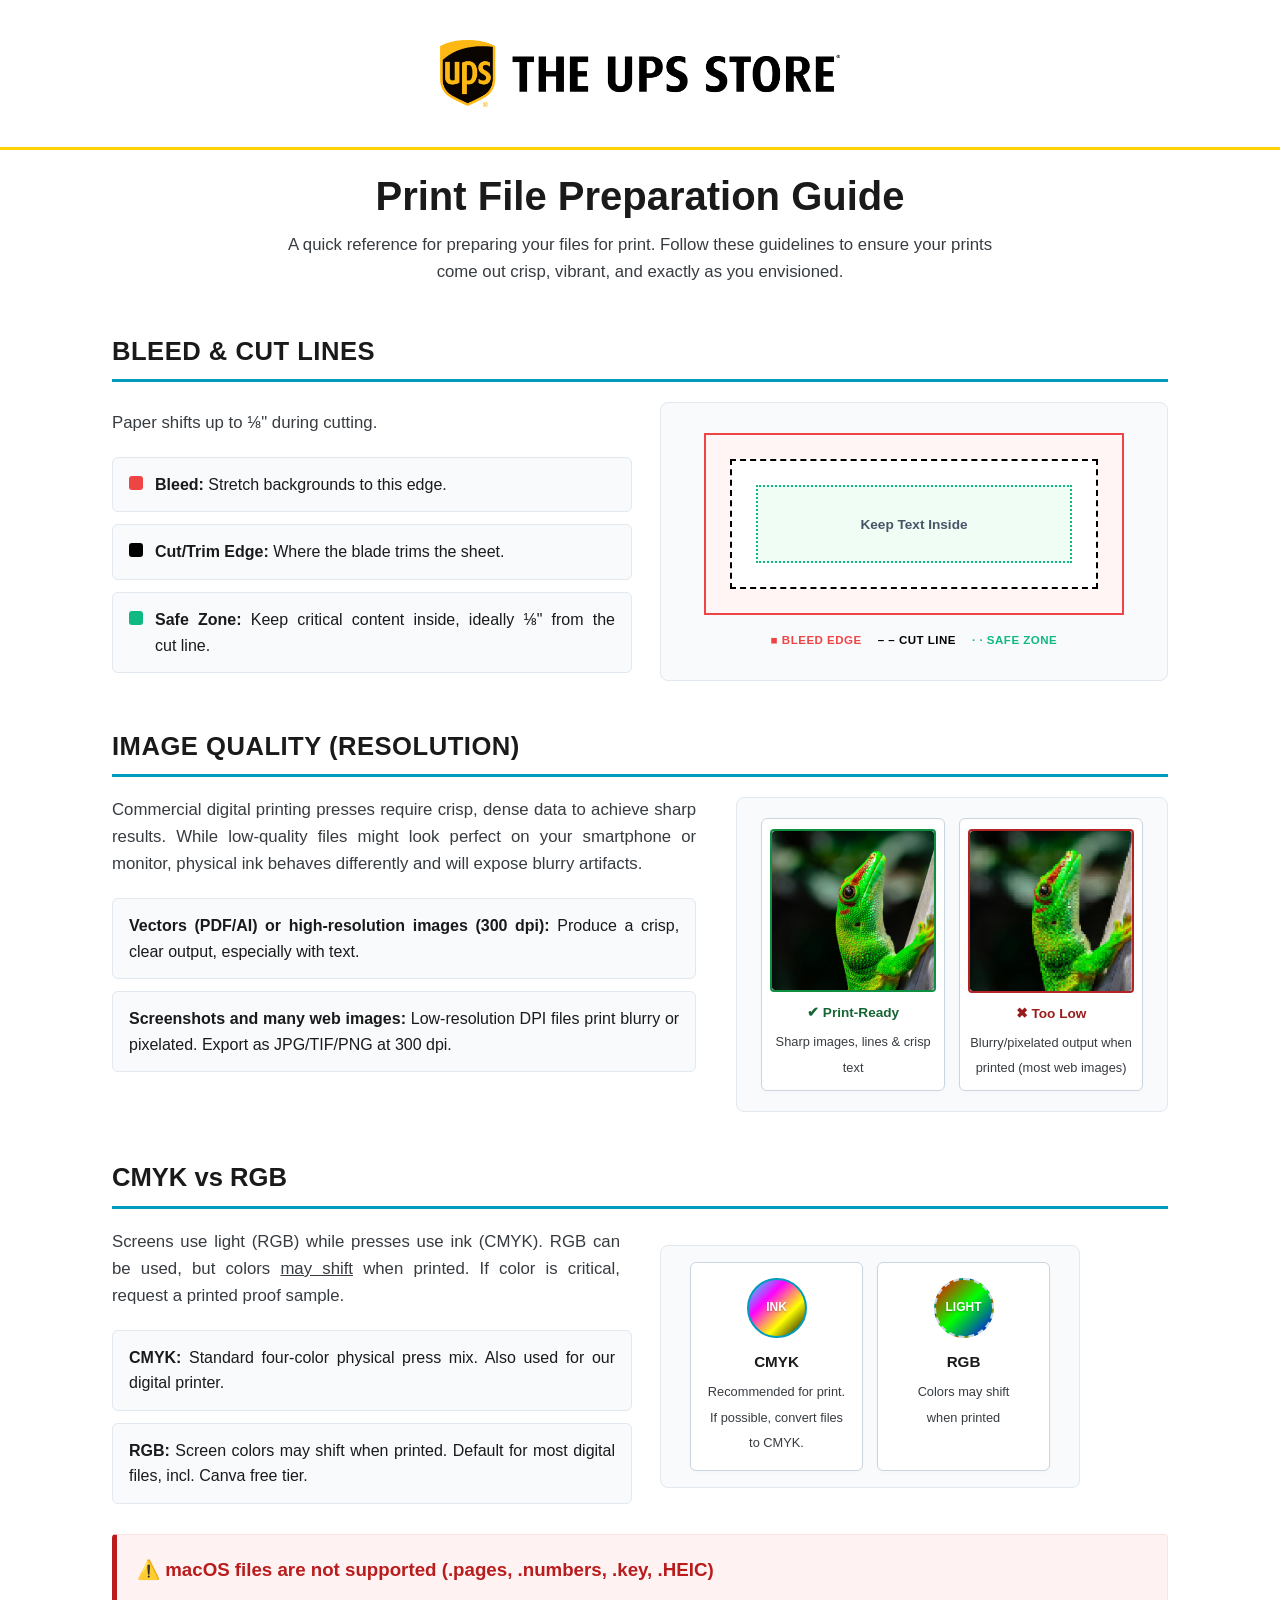
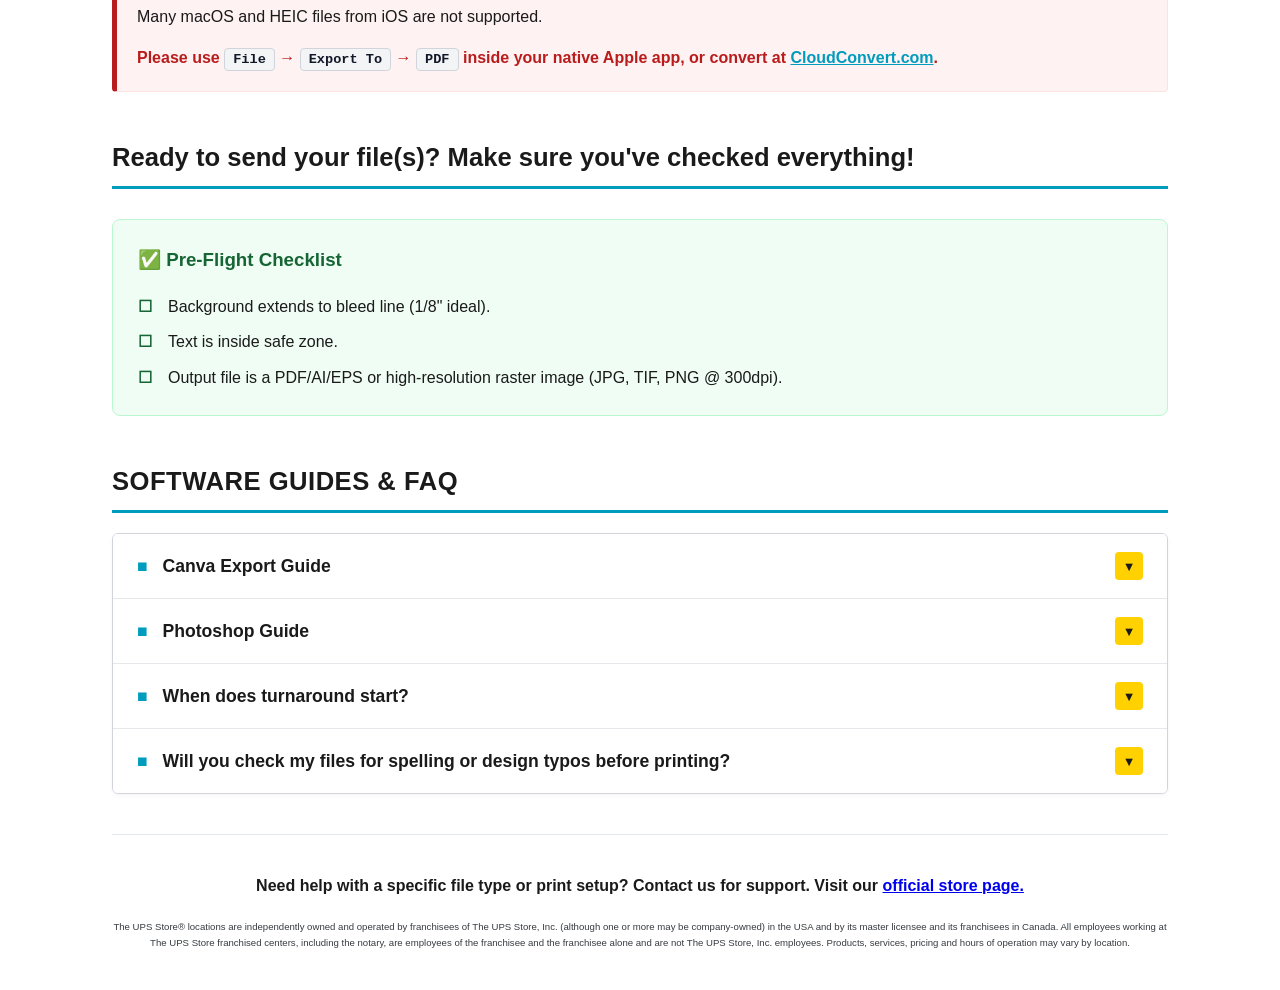
<file: index.html>
<!DOCTYPE html>
<html lang="en">
<head>
    <meta charset="UTF-8">
    <meta name="viewport" content="width=device-width, initial-scale=1.0">
    <title>Print File Preparation Guide — The UPS Store</title>
    <link rel="stylesheet" href="style.css">
    <style>
    /* Overrides: widen boxed list items and slightly larger text on wider screens */
    @media (min-width: 900px) {
        .ups-legend-item,
        .ups-q-item,
        .ups-c-item {
            min-width: 520px;
            font-size: 1rem;
        }
        .ups-legend-item > span:last-child,
        .ups-q-item > span,
        .ups-c-item > span {
            flex: 1 1 auto;
        }
    }
    </style>
</head>
<body>

    <header class="ups-header">
        <img src="src/logo.png" alt="The UPS Store logo" class="ups-logo">
    </header>

    <main class="ups-page-container">
        <h1 class="ups-title">Print File Preparation Guide</h1>
        <p class="ups-intro">A quick reference for preparing your files for print. Follow these guidelines to ensure your prints<br> come out crisp, vibrant, and exactly as you envisioned.</p>

        <!-- 1. BLEED -->
        <h2 class="ups-section-title">Bleed &amp; Cut Lines</h2>
        <div class="ups-grid-split">
            <div class="ups-text-column">
                <p class="ups-text-p">Paper shifts up to &frac18;&quot; during cutting.</p>
                <ul class="ups-legend-list">
                    <li class="ups-legend-item">
                        <span class="ups-color-indicator ups-ind-bleed" aria-hidden="true"></span>
                        <span><strong>Bleed:</strong> Stretch backgrounds to this edge.</span>
                    </li>
                    <li class="ups-legend-item">
                        <span class="ups-color-indicator ups-ind-cut" aria-hidden="true"></span>
                        <span><strong>Cut/Trim Edge:</strong> Where the blade trims the sheet.</span>
                    </li>
                    <li class="ups-legend-item">
                        <span class="ups-color-indicator ups-ind-safe" aria-hidden="true"></span>
                        <span><strong>Safe Zone:</strong> Keep critical content inside, ideally &frac18;&quot; from the cut&nbsp;line.</span>
                    </li>
                </ul>
            </div>
            <div class="ups-graphic-column">
                <div class="ups-bleed-zone" aria-hidden="true">
                    <div class="ups-cut-zone">
                        <div class="ups-safe-zone">
                            <span class="ups-inner-text">Keep Text Inside</span>
                        </div>
                    </div>
                </div>
                <div class="ups-zone-legend" aria-hidden="true">
                    <span class="ups-micro-tag ups-tag-red">&#9632; Bleed Edge</span>
                    <span class="ups-micro-tag ups-tag-black">&ndash; &ndash; Cut Line</span>
                    <span class="ups-micro-tag ups-tag-green">&middot; &middot; Safe Zone</span>
                </div>
            </div>
        </div>

        <!-- 2. IMAGE QUALITY -->
        <h2 class="ups-section-title">Image Quality (Resolution)</h2>
        <div class="ups-grid-split ups-grid-split--quality">
            <div class="ups-text-column">
                <p class="ups-text-p">Commercial digital printing presses require crisp, dense data to achieve sharp results. While low-quality files might look perfect on your smartphone or monitor, physical ink behaves differently and will expose blurry artifacts.</p>
                <ul class="ups-q-list">
                    <li class="ups-q-item">
                        <strong>Vectors (PDF/AI) or high-resolution images (300 dpi):</strong> Produce a crisp, clear output, especially with text.
                    </li>
                    <li class="ups-q-item">
                        <strong>Screenshots and many web images:</strong> Low-resolution DPI files print blurry or pixelated. Export as JPG/TIF/PNG at 300 dpi.
                    </li>
                </ul>
            </div>
            <div class="ups-q-graph-col">
                <div class="ups-compare-wrapper ups-compare-wrapper--gecko">
                    <div class="ups-card">
                        <div class="ups-card-graphic ups-g-sharp">
                            <img src="src/gecko_high.jpg" alt="Sharp, print-ready image example" class="ups-card-img">
                        </div>
                        <span class="ups-card-status ups-status-pass">&#10004; Print-Ready</span>
                        <span class="ups-card-desc">Sharp images, lines &amp; crisp text</span>
                    </div>
                    <div class="ups-card">
                        <div class="ups-card-graphic ups-g-pixelated">
                            <img src="src/gecko_low_res.jpg" alt="Blurry, low-resolution image example" class="ups-card-img">
                        </div>
                        <span class="ups-card-status ups-status-fail">&#10006; Too Low</span>
                        <span class="ups-card-desc">Blurry/pixelated output when printed (most web images)</span>
                    </div>
                </div>
            </div>
        </div>

        <!-- 3. COLOR -->
        <h2 class="ups-section-title ups-tit_no_caps">CMYK vs RGB</h2>
        <div class="ups-grid-split">
            <div class="ups-text-column">
                <p class="ups-text-p">Screens use light (RGB) while presses use ink (CMYK). RGB can be used, but colors <u>may shift</u> when printed. If color is critical, request a printed proof sample.</p>
                <ul class="ups-c-list">
                    <li class="ups-c-item">
                        <strong>CMYK:</strong> Standard four-color physical press mix. Also used for our digital printer.
                    </li>
                    <li class="ups-c-item">
                        <strong>RGB:</strong> Screen colors may shift when printed. Default for most digital files, incl. Canva free tier.
                    </li>
                </ul>
            </div>
            <div class="ups-c-graph-col">
                <div class="ups-compare-wrapper">
                    <div class="ups-c-card">
                        <div class="ups-swatch ups-swatch-cmyk" aria-hidden="true">INK</div>
                        <span class="ups-c-card-title">CMYK</span>
                        <span class="ups-c-card-desc">Recommended for print.<br>If possible, convert files to CMYK.</span>
                    </div>
                    <div class="ups-c-card">
                        <div class="ups-swatch ups-swatch-rgb" aria-hidden="true">LIGHT</div>
                        <span class="ups-c-card-title">RGB</span>
                        <span class="ups-c-card-desc">Colors may shift<br>when printed</span>
                    </div>
                </div>
            </div>
        </div>

        <!-- APPLE WARNING -->
        <div class="ups-warning-box" role="note">
            <h3><span aria-hidden="true">&#9888;&#65039;</span> macOS files are not supported (.pages, .numbers, .key, .HEIC)</h3>
            <p>Many macOS and HEIC files from iOS are not supported.</p>
            <p class="ups-warning-note">Please use <span class="ups-ui-badge">File</span> &rarr; <span class="ups-ui-badge">Export To</span> &rarr; <span class="ups-ui-badge">PDF</span> inside your native Apple app, or convert at <a href="https://cloudconvert.com" target="_blank" rel="noopener noreferrer">CloudConvert.com</a>.</p>
        </div>


        <h2 class="ups-section-title ups-tit_no_caps">Ready to send your file(s)? Make sure you've checked everything!</h2>
        <!-- CHECKLIST -->
        <div class="ups-checklist-box">
            <h3><span aria-hidden="true">&#x2705;</span> Pre-Flight Checklist</h3>
            <ul class="ups-checklist-list">
                <li class="ups-checklist-item">
                    <span class="ups-check-icon" aria-hidden="true">&#9744;</span>
                    Background extends to bleed line (1/8&quot; ideal).
                </li>
                <li class="ups-checklist-item">
                    <span class="ups-check-icon" aria-hidden="true">&#9744;</span>
                    Text is inside safe zone.
                </li>
                <li class="ups-checklist-item">
                    <span class="ups-check-icon" aria-hidden="true">&#9744;</span>
                    Output file is a PDF/AI/EPS or high-resolution raster image (JPG, TIF, PNG @ 300dpi).
                </li>
            </ul>
        </div>

        <!-- ACCORDIONS / FAQ -->
        <h2 class="ups-section-title">Software Guides &amp; FAQ</h2>
        <div class="ups-ac">

            <div class="ups-ai">
                <button type="button" class="ups-at" id="accordion-btn-canva" aria-expanded="false" aria-controls="accordion-panel-canva">
                    <span><span class="ups-ib" aria-hidden="true">&#9632;</span> Canva Export Guide</span>
                    <span class="arrow-box" aria-hidden="true">&#9660;</span>
                </button>
                <div class="ups-ax" id="accordion-panel-canva" role="region" aria-labelledby="accordion-btn-canva" hidden>
                    <ol>
                        <li>Go to <span class="ups-bg">File</span> &rarr; <span class="ups-bg">View settings</span> &rarr; Check <strong>Bleed</strong>.</li>
                        <li>Click <span class="ups-bg">Share</span> &rarr; <span class="ups-bg">Download</span>.</li>
                        <li>Set to <strong>PDF Print</strong> and check <strong>Crop marks and bleed</strong>.</li>
                    </ol>
                </div>
            </div>

            <div class="ups-ai">
                <button type="button" class="ups-at" id="accordion-btn-photoshop" aria-expanded="false" aria-controls="accordion-panel-photoshop">
                    <span><span class="ups-ib" aria-hidden="true">&#9632;</span> Photoshop Guide</span>
                    <span class="arrow-box" aria-hidden="true">&#9660;</span>
                </button>
                <div class="ups-ax" id="accordion-panel-photoshop" role="region" aria-labelledby="accordion-btn-photoshop" hidden>
                    <ol>
                        <li><strong>Setup:</strong> Add <span class="ups-bg">0.25 inches total</span> to canvas width and height for bleed (e.g. 3.5&quot;&times;2&quot; card becomes <strong>3.75&quot;&times;2.25&quot;</strong>).</li>
                        <li><strong>DPI:</strong> Set resolution field to <strong>300 Pixels/Inch</strong>.</li>
                        <li><strong>Color:</strong> Change dropdown from RGB Color to <strong>CMYK Color / 8-bit</strong>.</li>
                        <li><strong>Exporting:</strong> Go to <span class="ups-bg">File</span> &rarr; <span class="ups-bg">Save a Copy&hellip;</span></li>
                        <li><strong>Format:</strong> Select <strong>&quot;Photoshop PDF&quot;</strong> from the drop-down menu.</li>
                        <li><strong>Preset:</strong> Choose <strong>&quot;[Press Quality]&quot;</strong> from the top menu, and click Save PDF.</li>
                    </ol>
                </div>
            </div>

            <div class="ups-ai">
                <button type="button" class="ups-at" id="accordion-btn-turnaround" aria-expanded="false" aria-controls="accordion-panel-turnaround">
                    <span><span class="ups-ib" aria-hidden="true">&#9632;</span> When does turnaround start?</span>
                    <span class="arrow-box" aria-hidden="true">&#9660;</span>
                </button>
                <div class="ups-ax" id="accordion-panel-turnaround" role="region" aria-labelledby="accordion-btn-turnaround" hidden>
                    <p>Production begins only after your print-ready file and payment are confirmed. Once your order is completed, we will contact you via email or specified method. 
                        If you are needing your order by a specific date, please allow extra time for production. We cannot guarantee turnaround times for orders that are submitted late or during peak periods. Rush orders are 
                        requests that are needed sooner than our <b>standard turnaround time (2-4hr)</b>. Rush orders are not guaranteed and are subject to availability, and <u>may</u> incur additional fees. 
                    </p>
                </div>
            </div>

            <div class="ups-ai">
                <button type="button" class="ups-at" id="accordion-btn-proofread" aria-expanded="false" aria-controls="accordion-panel-proofread">
                    <span><span class="ups-ib" aria-hidden="true">&#9632;</span> Will you check my files for spelling or design typos before printing?</span>
                    <span class="arrow-box" aria-hidden="true">&#9660;</span>
                </button>
                <div class="ups-ax" id="accordion-panel-proofread" role="region" aria-labelledby="accordion-btn-proofread" hidden>
                    <p>No. Our prepress review checks exclusively for technical mechanical constraints (resolution density, bleed extensions, and file formats). We do not proofread text, catch spelling errors, or review design aesthetics. Please triple-check your copy completely before uploading your artwork!</p>
                </div>
            </div>

        </div>

        <footer class="ups-footer" role="contentinfo">
            <div>
            <h4>Need help with a specific file type or print setup? Contact us for support. Visit our <a href="https://locations.theupsstore.com/nc/wilmington/310-n-front-st" target="_blank" rel="noopener noreferrer">official store page.</a></h4>
            <p>The UPS Store® locations are independently owned and operated by franchisees of The UPS Store, Inc. (although one or more may be company-owned) in the USA and by its master licensee and its franchisees in Canada. 
                All employees working at The UPS Store franchised centers, including the notary, are employees of the franchisee and the franchisee alone and are not The UPS Store, Inc. employees. Products, services, pricing and hours of operation may vary by location.</p>
        </footer>
    </main>

    <script>
    (function () {
        var transitionDuration = 600;

        function setPanelState(item, isOpen) {
            var btn = item.querySelector('.ups-at');
            var panel = item.querySelector('.ups-ax');
            item.classList.toggle('active', isOpen);
            btn.setAttribute('aria-expanded', isOpen ? 'true' : 'false');

            if (isOpen) {
                panel.hidden = false;
            } else {
                window.setTimeout(function () {
                    if (!item.classList.contains('active')) {
                        panel.hidden = true;
                    }
                }, transitionDuration);
            }
        }

        function toggleAccordion(btn) {
            var currentItem = btn.closest('.ups-ai');
            var isOpening = !currentItem.classList.contains('active');

            document.querySelectorAll('.ups-ai').forEach(function (item) {
                setPanelState(item, item === currentItem && isOpening);
            });
        }

        document.querySelectorAll('.ups-at').forEach(function (btn) {
            btn.addEventListener('click', function () {
                toggleAccordion(btn);
            });
            btn.addEventListener('keydown', function (e) {
                if (e.key === 'Enter' || e.key === ' ') {
                    e.preventDefault();
                    toggleAccordion(btn);
                }
            });
        });
    })();
    </script>
</body>
</html>
</file>
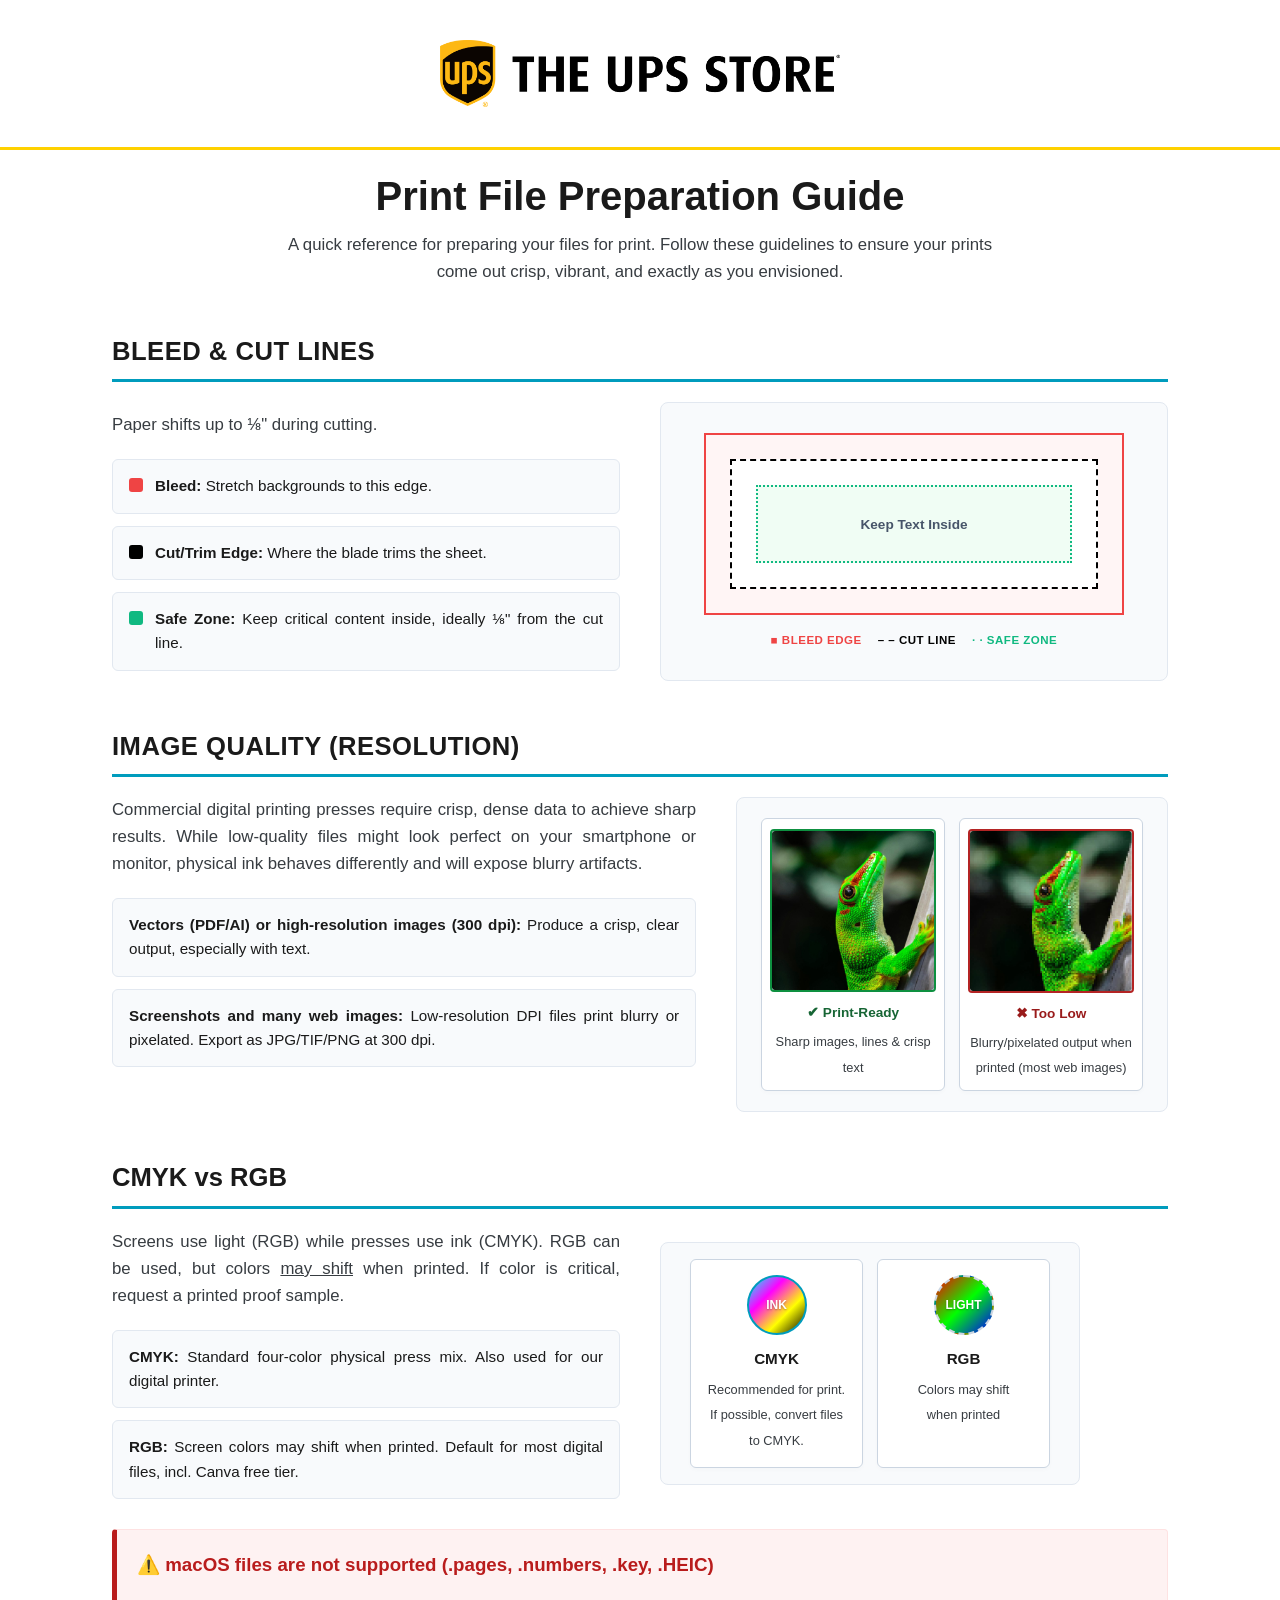
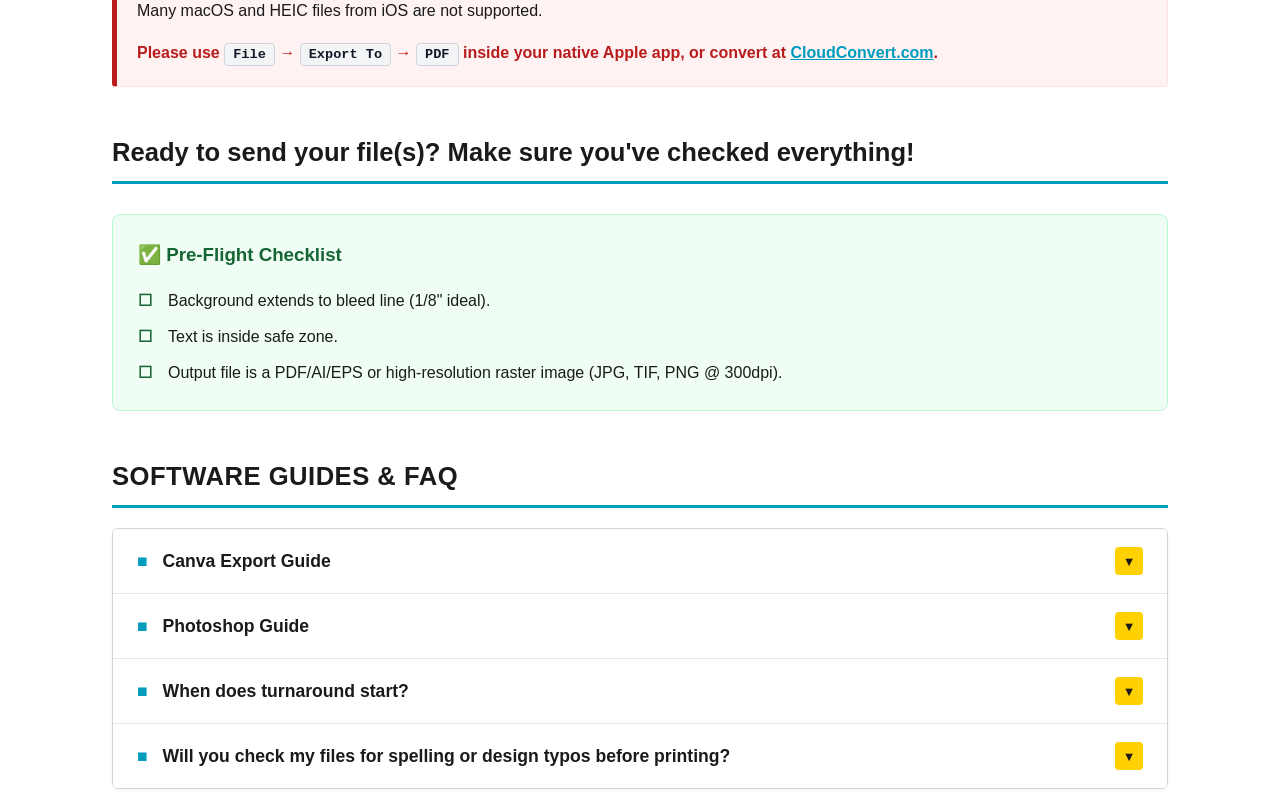
<file: print_FAQ.html>
<!DOCTYPE html>
<html lang="en">
<head>
    <meta charset="UTF-8">
    <meta name="viewport" content="width=device-width, initial-scale=1.0">
    <title>Print File Preparation Guide — The UPS Store</title>
    <link rel="stylesheet" href="style.css">
</head>
<body>

    <header class="ups-header">
        <img src="src/logo.png" alt="The UPS Store logo" class="ups-logo">
    </header>

    <main class="ups-page-container">
        <h1 class="ups-title">Print File Preparation Guide</h1>
        <p class="ups-intro">A quick reference for preparing your files for print. Follow these guidelines to ensure your prints<br> come out crisp, vibrant, and exactly as you envisioned.</p>

        <!-- 1. BLEED -->
        <h2 class="ups-section-title">Bleed &amp; Cut Lines</h2>
        <div class="ups-grid-split">
            <div class="ups-text-column">
                <p class="ups-text-p">Paper shifts up to &frac18;&quot; during cutting.</p>
                <ul class="ups-legend-list">
                    <li class="ups-legend-item">
                        <span class="ups-color-indicator ups-ind-bleed" aria-hidden="true"></span>
                        <span><strong>Bleed:</strong> Stretch backgrounds to this edge.</span>
                    </li>
                    <li class="ups-legend-item">
                        <span class="ups-color-indicator ups-ind-cut" aria-hidden="true"></span>
                        <span><strong>Cut/Trim Edge:</strong> Where the blade trims the sheet.</span>
                    </li>
                    <li class="ups-legend-item">
                        <span class="ups-color-indicator ups-ind-safe" aria-hidden="true"></span>
                        <span><strong>Safe Zone:</strong> Keep critical content inside, ideally &frac18;&quot; from the cut line.</span>
                    </li>
                </ul>
            </div>
            <div class="ups-graphic-column">
                <div class="ups-bleed-zone" aria-hidden="true">
                    <div class="ups-cut-zone">
                        <div class="ups-safe-zone">
                            <span class="ups-inner-text">Keep Text Inside</span>
                        </div>
                    </div>
                </div>
                <div class="ups-zone-legend" aria-hidden="true">
                    <span class="ups-micro-tag ups-tag-red">&#9632; Bleed Edge</span>
                    <span class="ups-micro-tag ups-tag-black">&ndash; &ndash; Cut Line</span>
                    <span class="ups-micro-tag ups-tag-green">&middot; &middot; Safe Zone</span>
                </div>
            </div>
        </div>

        <!-- 2. IMAGE QUALITY -->
        <h2 class="ups-section-title">Image Quality (Resolution)</h2>
        <div class="ups-grid-split ups-grid-split--quality">
            <div class="ups-text-column">
                <p class="ups-text-p">Commercial digital printing presses require crisp, dense data to achieve sharp results. While low-quality files might look perfect on your smartphone or monitor, physical ink behaves differently and will expose blurry artifacts.</p>
                <ul class="ups-q-list">
                    <li class="ups-q-item">
                        <strong>Vectors (PDF/AI) or high-resolution images (300 dpi):</strong> Produce a crisp, clear output, especially with text.
                    </li>
                    <li class="ups-q-item">
                        <strong>Screenshots and many web images:</strong> Low-resolution DPI files print blurry or pixelated. Export as JPG/TIF/PNG at 300 dpi.
                    </li>
                </ul>
            </div>
            <div class="ups-q-graph-col">
                <div class="ups-compare-wrapper ups-compare-wrapper--gecko">
                    <div class="ups-card">
                        <div class="ups-card-graphic ups-g-sharp">
                            <img src="src/gecko_high.jpg" alt="Sharp, print-ready image example" class="ups-card-img">
                        </div>
                        <span class="ups-card-status ups-status-pass">&#10004; Print-Ready</span>
                        <span class="ups-card-desc">Sharp images, lines &amp; crisp text</span>
                    </div>
                    <div class="ups-card">
                        <div class="ups-card-graphic ups-g-pixelated">
                            <img src="src/gecko_low_res.jpg" alt="Blurry, low-resolution image example" class="ups-card-img">
                        </div>
                        <span class="ups-card-status ups-status-fail">&#10006; Too Low</span>
                        <span class="ups-card-desc">Blurry/pixelated output when printed (most web images)</span>
                    </div>
                </div>
            </div>
        </div>

        <!-- 3. COLOR -->
        <h2 class="ups-section-title ups-tit_no_caps">CMYK vs RGB</h2>
        <div class="ups-grid-split">
            <div class="ups-text-column">
                <p class="ups-text-p">Screens use light (RGB) while presses use ink (CMYK). RGB can be used, but colors <u>may shift</u> when printed. If color is critical, request a printed proof sample.</p>
                <ul class="ups-c-list">
                    <li class="ups-c-item">
                        <strong>CMYK:</strong> Standard four-color physical press mix. Also used for our digital printer.
                    </li>
                    <li class="ups-c-item">
                        <strong>RGB:</strong> Screen colors may shift when printed. Default for most digital files, incl. Canva free tier.
                    </li>
                </ul>
            </div>
            <div class="ups-c-graph-col">
                <div class="ups-compare-wrapper">
                    <div class="ups-c-card">
                        <div class="ups-swatch ups-swatch-cmyk" aria-hidden="true">INK</div>
                        <span class="ups-c-card-title">CMYK</span>
                        <span class="ups-c-card-desc">Recommended for print.<br>If possible, convert files to CMYK.</span>
                    </div>
                    <div class="ups-c-card">
                        <div class="ups-swatch ups-swatch-rgb" aria-hidden="true">LIGHT</div>
                        <span class="ups-c-card-title">RGB</span>
                        <span class="ups-c-card-desc">Colors may shift<br>when printed</span>
                    </div>
                </div>
            </div>
        </div>

        <!-- APPLE WARNING -->
        <div class="ups-warning-box" role="note">
            <h3><span aria-hidden="true">&#9888;&#65039;</span> macOS files are not supported (.pages, .numbers, .key, .HEIC)</h3>
            <p>Many macOS and HEIC files from iOS are not supported.</p>
            <p class="ups-warning-note">Please use <span class="ups-ui-badge">File</span> &rarr; <span class="ups-ui-badge">Export To</span> &rarr; <span class="ups-ui-badge">PDF</span> inside your native Apple app, or convert at <a href="https://cloudconvert.com" target="_blank" rel="noopener noreferrer">CloudConvert.com</a>.</p>
        </div>


        <h2 class="ups-section-title ups-tit_no_caps">Ready to send your file(s)? Make sure you've checked everything!</h2>
        <!-- CHECKLIST -->
        <div class="ups-checklist-box">
            <h3><span aria-hidden="true">&#x2705;</span> Pre-Flight Checklist</h3>
            <ul class="ups-checklist-list">
                <li class="ups-checklist-item">
                    <span class="ups-check-icon" aria-hidden="true">&#9744;</span>
                    Background extends to bleed line (1/8&quot; ideal).
                </li>
                <li class="ups-checklist-item">
                    <span class="ups-check-icon" aria-hidden="true">&#9744;</span>
                    Text is inside safe zone.
                </li>
                <li class="ups-checklist-item">
                    <span class="ups-check-icon" aria-hidden="true">&#9744;</span>
                    Output file is a PDF/AI/EPS or high-resolution raster image (JPG, TIF, PNG @ 300dpi).
                </li>
            </ul>
        </div>

        <!-- ACCORDIONS / FAQ -->
        <h2 class="ups-section-title">Software Guides &amp; FAQ</h2>
        <div class="ups-ac">

            <div class="ups-ai">
                <button type="button" class="ups-at" id="accordion-btn-canva" aria-expanded="false" aria-controls="accordion-panel-canva">
                    <span><span class="ups-ib" aria-hidden="true">&#9632;</span> Canva Export Guide</span>
                    <span class="arrow-box" aria-hidden="true">&#9660;</span>
                </button>
                <div class="ups-ax" id="accordion-panel-canva" role="region" aria-labelledby="accordion-btn-canva" hidden>
                    <ol>
                        <li>Go to <span class="ups-bg">File</span> &rarr; <span class="ups-bg">View settings</span> &rarr; Check <strong>Bleed</strong>.</li>
                        <li>Click <span class="ups-bg">Share</span> &rarr; <span class="ups-bg">Download</span>.</li>
                        <li>Set to <strong>PDF Print</strong> and check <strong>Crop marks and bleed</strong>.</li>
                    </ol>
                </div>
            </div>

            <div class="ups-ai">
                <button type="button" class="ups-at" id="accordion-btn-photoshop" aria-expanded="false" aria-controls="accordion-panel-photoshop">
                    <span><span class="ups-ib" aria-hidden="true">&#9632;</span> Photoshop Guide</span>
                    <span class="arrow-box" aria-hidden="true">&#9660;</span>
                </button>
                <div class="ups-ax" id="accordion-panel-photoshop" role="region" aria-labelledby="accordion-btn-photoshop" hidden>
                    <ol>
                        <li><strong>Setup:</strong> Add <span class="ups-bg">0.25 inches total</span> to canvas width and height for bleed (e.g. 3.5&quot;&times;2&quot; card becomes <strong>3.75&quot;&times;2.25&quot;</strong>).</li>
                        <li><strong>DPI:</strong> Set resolution field to <strong>300 Pixels/Inch</strong>.</li>
                        <li><strong>Color:</strong> Change dropdown from RGB Color to <strong>CMYK Color / 8-bit</strong>.</li>
                        <li><strong>Exporting:</strong> Go to <span class="ups-bg">File</span> &rarr; <span class="ups-bg">Save a Copy&hellip;</span></li>
                        <li><strong>Format:</strong> Select <strong>&quot;Photoshop PDF&quot;</strong> from the drop-down menu.</li>
                        <li><strong>Preset:</strong> Choose <strong>&quot;[Press Quality]&quot;</strong> from the top menu, and click Save PDF.</li>
                    </ol>
                </div>
            </div>

            <div class="ups-ai">
                <button type="button" class="ups-at" id="accordion-btn-turnaround" aria-expanded="false" aria-controls="accordion-panel-turnaround">
                    <span><span class="ups-ib" aria-hidden="true">&#9632;</span> When does turnaround start?</span>
                    <span class="arrow-box" aria-hidden="true">&#9660;</span>
                </button>
                <div class="ups-ax" id="accordion-panel-turnaround" role="region" aria-labelledby="accordion-btn-turnaround" hidden>
                    <p>Production begins only after your print-ready file and payment are confirmed.</p>
                </div>
            </div>

            <div class="ups-ai">
                <button type="button" class="ups-at" id="accordion-btn-proofread" aria-expanded="false" aria-controls="accordion-panel-proofread">
                    <span><span class="ups-ib" aria-hidden="true">&#9632;</span> Will you check my files for spelling or design typos before printing?</span>
                    <span class="arrow-box" aria-hidden="true">&#9660;</span>
                </button>
                <div class="ups-ax" id="accordion-panel-proofread" role="region" aria-labelledby="accordion-btn-proofread" hidden>
                    <p>No. Our prepress review checks exclusively for technical mechanical constraints (resolution density, bleed extensions, and file formats). We do not proofread text, catch spelling errors, or review design aesthetics. Please triple-check your copy completely before uploading your artwork!</p>
                </div>
            </div>

        </div>
    </main>

    <script>
    (function () {
        function setPanelState(item, isOpen) {
            var btn = item.querySelector('.ups-at');
            var panel = item.querySelector('.ups-ax');
            item.classList.toggle('active', isOpen);
            btn.setAttribute('aria-expanded', isOpen ? 'true' : 'false');
            panel.hidden = !isOpen;
        }

        function toggleAccordion(btn) {
            var currentItem = btn.closest('.ups-ai');
            var isOpening = !currentItem.classList.contains('active');

            document.querySelectorAll('.ups-ai').forEach(function (item) {
                setPanelState(item, item === currentItem && isOpening);
            });
        }

        document.querySelectorAll('.ups-at').forEach(function (btn) {
            btn.addEventListener('click', function () {
                toggleAccordion(btn);
            });
            btn.addEventListener('keydown', function (e) {
                if (e.key === 'Enter' || e.key === ' ') {
                    e.preventDefault();
                    toggleAccordion(btn);
                }
            });
        });
    })();
    </script>
</body>
</html>
</file>
<file: style.css>
:root {
    --ups-yellow: #ffd100;
    --ups-blue: #009CBD;
    --ups-blue-dark: #006b7f;
    --ups-text: #1a1a1a;
    --ups-text-muted: #373c41;
    --ups-border: #e2e8f0;
    --ups-bg-subtle: #f8fafc;
}

*, *::before, *::after {
    box-sizing: border-box;
}

body {
    margin: 0;
    font-family: "Segoe UI", Roboto, Helvetica, Arial, sans-serif;
    color: var(--ups-text);
    line-height: 1.6;
}

/* HEADER */
.ups-header {
    background: #fff;
    border-bottom: 3px solid var(--ups-yellow);
    padding: 0 16px;
}

.ups-logo {
    display: block;
    margin: 40px auto;
    width: min(100%, 400px);
    max-width: 400px;
    height: auto;
}

/* PAGE */
.ups-page-container {
    width: min(100%, 1120px);
    margin: 0 auto;
    padding: 20px clamp(16px, 3vw, 32px);
}

.ups-title {
    font-size: clamp(1.75rem, 4vw, 2.5rem);
    text-align: center;
    margin: 0 0 10px;
    color: var(--ups-text);
    line-height: 1.3;
}

.ups-intro {
    text-align: center;
    font-size: 1.05rem;
    color: var(--ups-text-muted);
    margin: 0 auto 32px;
    max-width: 860px;
}

/* SECTION HEADINGS */
.ups-section-title {
    font-size: clamp(1.25rem, 3vw, 1.6rem);
    font-weight: 700;
    border-bottom: 3px solid var(--ups-blue);
    padding-bottom: 8px;
    margin: 45px 0 20px;
    text-transform: uppercase;
    letter-spacing: 0.5px;
}

.ups-section-title.ups-tit_no_caps {
    text-transform: none;
    letter-spacing: 0;
}

.ups-text-p {
    font-size: 1.05rem;
    color: var(--ups-text-muted);
    margin: 0 0 20px;
}

/* LAYOUT GRIDS */
.ups-grid-split {
    display: grid;
    grid-template-columns: repeat(auto-fit, minmax(min(100%, 320px), 1fr));
    gap: 40px;
    align-items: center;
    margin: 20px 0 30px;
}

.ups-text-column {
    text-align: justify;
    text-justify: inter-word;
}

/* BOXED LISTS */
.ups-legend-list,
.ups-q-list,
.ups-c-list {
    list-style: none;
    padding: 0;
    margin: 0;
}

.ups-legend-item,
.ups-q-item,
.ups-c-item {
    background: var(--ups-bg-subtle);
    border: 1px solid var(--ups-border);
    border-radius: 6px;
    padding: 14px 16px;
    margin-bottom: 12px;
    font-size: 0.95rem;
}

.ups-legend-item {
    display: flex;
    align-items: flex-start;
}

.ups-legend-item:last-child,
.ups-q-item:last-child,
.ups-c-item:last-child {
    margin-bottom: 0;
}

/* COLOR INDICATORS */
.ups-color-indicator {
    width: 14px;
    height: 14px;
    border-radius: 3px;
    margin-top: 4px;
    margin-right: 12px;
    flex-shrink: 0;
}

.ups-ind-bleed { background: #ef4444; }
.ups-ind-cut   { background: #000; }
.ups-ind-safe  { background: #10b981; }

/* BLEED DIAGRAM */
.ups-graphic-column {
    display: flex;
    flex-direction: column;
    justify-content: center;
    align-items: center;
    background: var(--ups-bg-subtle);
    border: 1px solid var(--ups-border);
    border-radius: 8px;
    padding: 30px;
    gap: 16px;
}

.ups-bleed-zone {
    border: 2px solid #ef4444;
    background: #fff5f5;
    padding: 24px;
    width: min(100%, 420px);
    max-width: 420px;
    text-align: center;
}

.ups-cut-zone {
    border: 2px dashed #000;
    background: #fff;
    padding: 24px;
}

.ups-safe-zone {
    border: 2px dotted #10b981;
    background: #f0fdf4;
    padding: 24px 20px;
    text-align: center;
}

.ups-zone-legend {
    display: flex;
    gap: 16px;
    justify-content: center;
    flex-wrap: wrap;
}

.ups-zone-legend .ups-micro-tag {
    margin: 0;
    font-size: 0.72rem;
}

.ups-micro-tag {
    display: block;
    font-size: 0.7rem;
    font-weight: 700;
    text-transform: uppercase;
    letter-spacing: 0.5px;
    margin-bottom: 6px;
}

.ups-tag-red   { color: #ef4444; }
.ups-tag-black { color: #000; }
.ups-tag-green { color: #10b981; margin-bottom: 2px; }

.ups-inner-text {
    font-size: 0.85rem;
    color: #475569;
    font-weight: 600;
}

@media (max-width: 640px) {
    .ups-page-container {
        padding: 16px;
    }
}

/* COMPARISON & COLOR CARDS */
.ups-q-graph-col,
.ups-c-graph-col {
    display: flex;
    justify-content: center;
    align-items: center;
    background: var(--ups-bg-subtle);
    border: 1px solid var(--ups-border);
    border-radius: 8px;
    padding: 16px;
    max-width: 420px;
}

.ups-compare-wrapper {
    display: flex;
    gap: 20px;
    width: 100%;
    max-width: 360px;
    justify-content: space-between;
}

.ups-card,
.ups-c-card {
    background: #fff;
    border: 1px solid #cbd5e1;
    border-radius: 6px;
    padding: 15px;
    text-align: center;
    flex: 1 1 0;
    min-width: 0;
    box-shadow: 0 2px 4px rgba(0, 0, 0, 0.02);
}

.ups-card-img {
    display: block;
    width: 100%;
    height: auto;
    border-radius: 3px;
}

/* Image quality — desktop: keep the comparison cards side by side */
@media (min-width: 641px) {
    .ups-grid-split--quality {
        grid-template-columns: minmax(320px, 1.15fr) minmax(360px, 0.85fr);
        gap: clamp(24px, 4vw, 40px);
        align-items: start;
    }

    .ups-q-graph-col {
        padding: 20px 24px;
        max-width: none;
        justify-self: stretch;
    }

    .ups-compare-wrapper--gecko {
        max-width: none;
        width: 100%;
        gap: 14px;
        justify-content: center;
        align-items: stretch;
    }

    .ups-compare-wrapper--gecko .ups-card {
        flex: 0 1 200px;
        max-width: 200px;
        padding: 10px 8px;
    }

    .ups-compare-wrapper--gecko .ups-card-graphic {
        width: 100%;
        margin-inline: auto;
        margin-bottom: 10px;
        line-height: 0;
    }

    .ups-compare-wrapper--gecko .ups-card-img {
        display: block;
        width: 100%;
        height: auto;
        min-height: 0;
        object-fit: cover;
    }
}

.ups-card-graphic {
    border-radius: 4px;
    width: 100%;
    margin: 0 auto 12px;
    overflow: hidden;
}

.ups-g-sharp {
    border: 2px solid #0e9040;
    background: #e6f9fa;
}

.ups-g-pixelated {
    border: 2px solid #b42424;
    background: var(--ups-bg-subtle);
}

.ups-card-status {
    display: block;
    font-size: 0.85rem;
    font-weight: 700;
    margin-bottom: 4px;
}

.ups-status-pass { color: #166534; }
.ups-status-fail { color: #991b1b; }

.ups-card-desc,
.ups-c-card-desc {
    font-size: 0.8rem;
    color: var(--ups-text-muted);
    line-height: 1.3;
}

.ups-swatch {
    width: 60px;
    height: 60px;
    border-radius: 50%;
    margin: 0 auto 12px;
    display: flex;
    align-items: center;
    justify-content: center;
    font-weight: 800;
    font-size: 0.75rem;
    color: #fff;
    text-shadow: 0 1px 2px rgba(0, 0, 0, 0.3);
}

.ups-swatch-cmyk {
    background: linear-gradient(135deg, #00ffff 0%, #ff00ff 33%, #ffff00 66%, #000 100%);
    border: 2px solid var(--ups-blue);
}

.ups-swatch-rgb {
    background: linear-gradient(135deg, #f00 0%, #0f0 50%, #00f 100%);
    border: 2px dashed #cbd5e1;
}

.ups-c-card-title {
    display: block;
    font-size: 0.95rem;
    font-weight: 700;
    margin-bottom: 4px;
    color: var(--ups-text);
}

/* WARNING BOX */
.ups-warning-box {
    background: #fef2f2;
    border: 1px solid #fee2e2;
    border-left: 5px solid #b91c1c;
    border-radius: 4px;
    padding: 20px;
    margin: 30px 0;
}

.ups-warning-box h3 {
    color: #b91c1c;
    margin-top: 0;
}

.ups-warning-box a {
    color: var(--ups-blue);
    font-weight: bold;
    text-decoration: underline;
}

.ups-warning-box a:hover {
    color: var(--ups-blue-dark);
}

.ups-warning-note {
    margin-bottom: 0;
    font-weight: bold;
    color: #b91c1c;
}

.ups-ui-badge {
    background: #f3f4f6;
    color: #111827;
    border: 1px solid #d1d5db;
    padding: 3px 8px;
    border-radius: 4px;
    font-size: 0.85rem;
    font-family: Consolas, Monaco, monospace;
    font-weight: 600;
}

/* CHECKLIST */
.ups-checklist-box {
    background: #f0fdf4;
    border: 1px solid #bbf7d0;
    border-radius: 8px;
    padding: 25px;
    margin: 30px 0;
}

.ups-checklist-box h3 {
    color: #166534;
    margin-top: 0;
}

.ups-checklist-list {
    list-style: none;
    padding: 0;
    margin: 0;
}

.ups-checklist-item {
    display: flex;
    align-items: flex-start;
    gap: 10px;
    margin-bottom: 10px;
    font-size: 1rem;
}

.ups-checklist-item:last-child {
    margin-bottom: 0;
}

.ups-check-icon {
    flex-shrink: 0;
    width: 1.25rem;
    color: #166534;
    font-weight: 700;
    line-height: 1.6;
}

/* ACCORDIONS */
.ups-ac {
    border: 1px solid #d1d5db;
    border-radius: 6px;
    margin-top: 15px;
    overflow: hidden;
    box-shadow: 0 2px 4px rgba(0, 0, 0, 0.04);
}

.ups-ai {
    border-bottom: 1px solid #e5e7eb;
}

.ups-ai:last-child {
    border-bottom: none;
}

.ups-at {
    background: #fff;
    padding: 18px 24px;
    width: 100%;
    text-align: left;
    border: none;
    font-size: 1.1rem;
    font-weight: 600;
    font-family: inherit;
    color: var(--ups-text);
    cursor: pointer;
    display: flex;
    justify-content: space-between;
    align-items: center;
    gap: 12px;
    transition: background-color 0.2s;
}

.ups-at:hover {
    background-color: #f9fafb;
}

.ups-at:focus-visible {
    outline: 2px solid var(--ups-blue);
    outline-offset: -2px;
}

.ups-ai.active .ups-at {
    background-color: #f3f4f6;
    border-bottom: 1px solid #e5e7eb;
}

.ups-at .arrow-box {
    background: var(--ups-yellow);
    color: var(--ups-text);
    width: 28px;
    height: 28px;
    border-radius: 4px;
    display: flex;
    align-items: center;
    justify-content: center;
    font-size: 0.8rem;
    font-weight: bold;
    flex-shrink: 0;
    transition: transform 0.28s ease, background 0.28s ease;
}

.ups-ai.active .arrow-box {
    background: var(--ups-blue);
    transform: rotate(180deg);
}

.ups-ax {
    max-height: 0;
    padding: 0 30px;
    overflow: hidden;
    opacity: 0;
    background: #fff;
    color: #374151;
    font-size: 1rem;
    line-height: 1.65;
    transition: max-height 0.6s ease, opacity 0.6s ease, padding 0.6s ease;
}

.ups-ai.active .ups-ax {
    max-height: 1000px;
    padding: 25px 30px;
    opacity: 1;
}

.ups-ax ol {
    padding-left: 20px;
    margin: 0;
}

.ups-ax li {
    margin-bottom: 12px;
}

.ups-ax li:last-child {
    margin-bottom: 0;
}

.ups-ax p {
    margin: 0;
}

.ups-bg {
    background: #f3f4f6;
    color: #111827;
    border: 1px solid #d1d5db;
    padding: 3px 8px;
    border-radius: 4px;
    font-size: 0.85rem;
    font-family: monospace;
    font-weight: 600;
}

.ups-ib {
    color: var(--ups-blue);
    margin-right: 10px;
    font-weight: bold;
}

.ups-footer {
    margin: 40px 0 20px;
    padding-top: 16px;
    border-top: 1px solid var(--ups-border);
    text-align: center;
}

.ups-footer p {
    margin: 0;
    font-size: 0.6rem;
    color: var(--ups-text-muted);
}

/* RESPONSIVE */
@media (max-width: 640px) {
    .ups-logo {
        margin: 16px auto;
        width: min(100%, 280px);
    }

    .ups-page-container {
        padding: 16px;
    }

    .ups-grid-split {
        gap: 24px;
    }

    .ups-graphic-column {
        padding: 20px 16px;
    }

    .ups-bleed-zone {
        max-width: 100%;
        padding: 18px;
    }

    .ups-compare-wrapper {
        flex-direction: column;
        max-width: 100%;
    }

    .ups-at {
        padding: 14px 16px;
        font-size: 1rem;
    }

    .ups-ax {
        padding: 0 16px;
    }

    .ups-ai.active .ups-ax {
        padding: 20px 16px;
    }

    .ups-warning-box,
    .ups-checklist-box {
        padding: 16px;
    }
}

@media (prefers-reduced-motion: reduce) {
    .ups-ax,
    .ups-at .arrow-box {
        transition: none;
    }
}

/* Fallback: keep the comparison cards in a row on desktop and stack neatly on small screens */
.ups-compare-wrapper--gecko,
.ups-compare-wrapper {
    flex-wrap: nowrap !important;
    gap: 14px !important;
}

.ups-compare-wrapper--gecko .ups-card,
.ups-compare-wrapper .ups-card {
    min-width: 0 !important;
    flex: 1 1 0 !important;
    max-width: 100% !important;
    width: auto !important;
}

.ups-compare-wrapper--gecko .ups-card-graphic,
.ups-compare-wrapper .ups-card-graphic {
    width: 100% !important;
    margin-inline: auto !important;
}

.ups-compare-wrapper--gecko .ups-card-img,
.ups-compare-wrapper .ups-card-img,
.ups-card-img {
    width: 100% !important;
    height: auto !important;
    object-fit: cover !important;
    max-width: 100% !important;
}

@media (max-width: 640px) {
    .ups-compare-wrapper--gecko,
    .ups-compare-wrapper {
        flex-wrap: wrap !important;
        flex-direction: column !important;
    }

    .ups-compare-wrapper--gecko .ups-card,
    .ups-compare-wrapper .ups-card {
        width: 100% !important;
        flex: 1 1 auto !important;
    }
}
</file>
